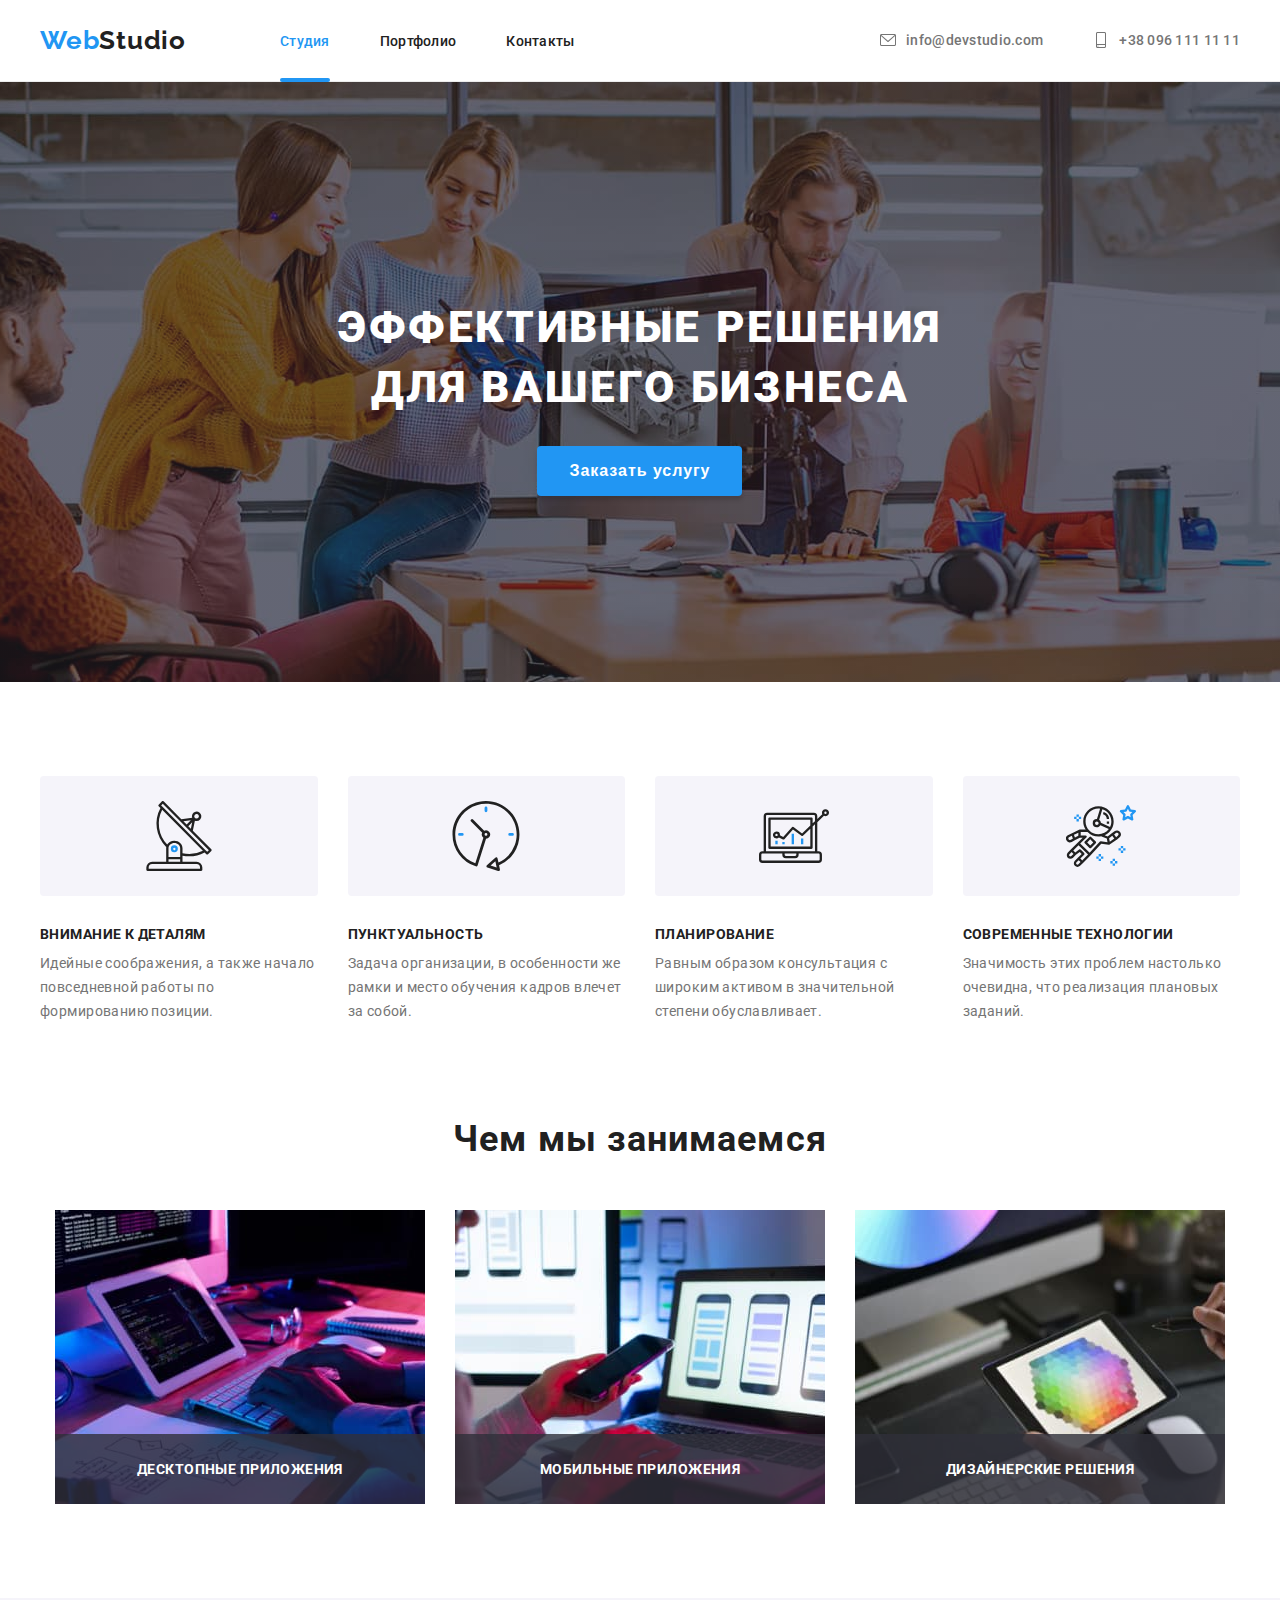
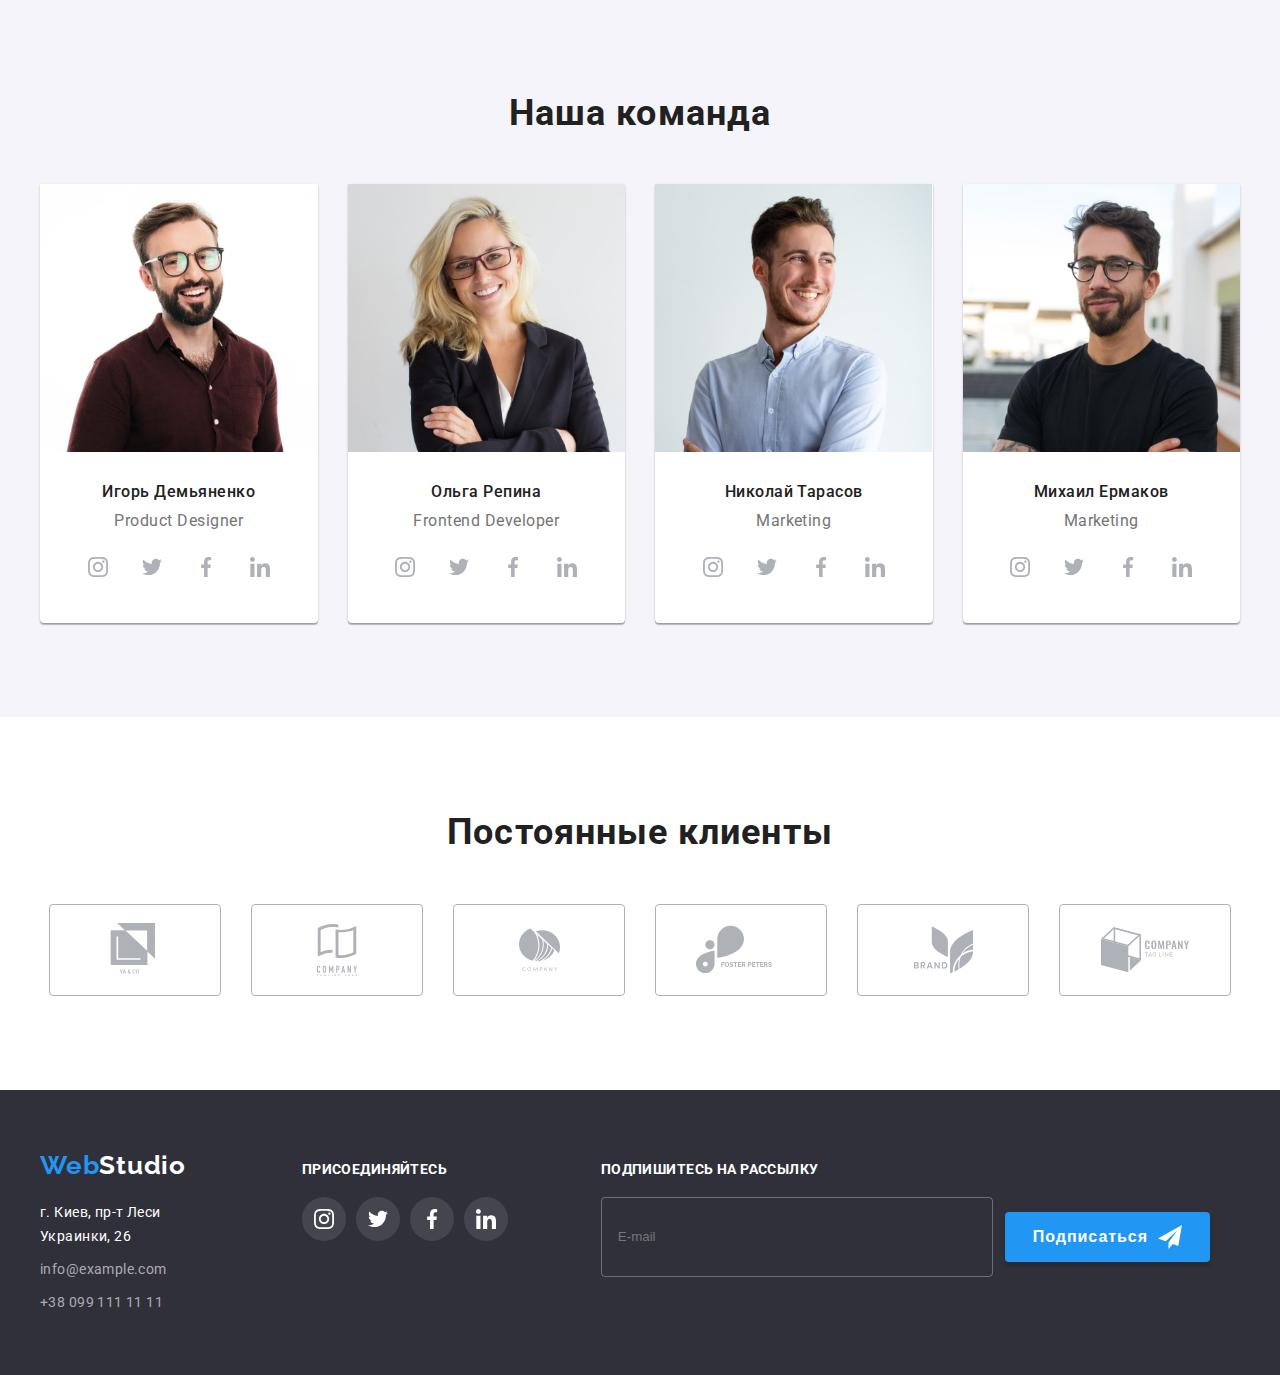
<file: index.html>
<!DOCTYPE html>
<html lang="ru">

<head>
    <meta charset="UTF-8" />
    <meta name="viewport" content="width=device-width, initial-scale=1.0" />
    <title>WebStudio</title>
    <!-- <script src="./js/script.js"></script> -->
    <link rel="stylesheet" href="https://cdnjs.cloudflare.com/ajax/libs/modern-normalize/0.2.0/modern-normalize.min.css" integrity="sha512-sqIVMkf5f8XGYI/UZYGs7wODxlUeoj9JknataPfUwtvrSKWMHrMXGZ7Evb6nabFYJQG15vFFyALe6r0nWCD1Ug==" crossorigin="anonymous" />
    <!-- <link rel="stylesheet" href="./css/normalize.css" /> -->
    <link rel="preconnect" href="https://fonts.gstatic.com" />
    <link href="https://fonts.googleapis.com/css2?family=Open+Sans:wght@400;600&family=Raleway:wght@100;300;400;600;700&family=Roboto:wght@400;500;700;900&display=swap" rel="stylesheet" />
    <link rel="preconnect" href="https://fonts.gstatic.com" />
    <link href="https://fonts.googleapis.com/css2?family=Open+Sans:wght@400;600&family=Raleway:wght@100;300;400;600;700&display=swap" rel="stylesheet" />
    <link rel="stylesheet" href="./css/common.css" />
    <link rel="stylesheet" href="./css/main.css" />
</head>

<body>
    <header class="page-header">
        <div class="header-container">
            <!-- Навигация -->
            <nav class="site-nav">
                <a href="./index.html" class="logo">
                        Web<span class="logo-header">Studio</span>
                    </a>
                <ul class="nav-list">
                    <li>
                        <a href="./index.html" class="link current">Cтудия</a
                            >
                        </li>
                        <li>
                            <a href="./portfolio.html" class="link">
                                Портфолио</a
                            >
                        </li>
                        <li>
                            <a href="#contacts" class="link">Контакты</a>
                    </li>
                </ul>
            </nav>
            <!-- Контакты -->
            <ul class="contacts-list">
                <li>
                    <a href="mailto:info@devstudio.com" class="link">
                        <svg class="contact-link-icon">
                                <use href="./sprite.svg#mail"></use>
                            </svg> info@devstudio.com
                    </a>
                </li>
                <li>
                    <a href="tel:+380961111111" class="link">
                        <svg class="contact-link-icon">
                                <use href="./sprite.svg#smartphone"></use>
                            </svg> +38 096 111 11 11
                    </a>
                </li>
            </ul>
        </div>
    </header>

    <main>
        <!-- Герой -->
        <div class="hero-overlay">
            <section class="hero">
                <div class="hero-container">
                    <div class="hero-title">
                        <h1 class="hero-title">
                            Эффективные решения <br /> для вашего бизнеса
                        </h1>
                    </div>

                    <button class="btn-primary" type="button" data-modal-open="">
                            Заказать услугу
                        </button>
                </div>
            </section>
        </div>

        <!-- Особенности -->
        <section class="section features">
            <div class="features-container">
                <h2 class="section-title hidden-title">Особенности</h2>
                <ul class="features-list">
                    <li class="item antenna">
                        <h3 class="list-title">Внимание к деталям</h3>
                        <p class="text">
                            Идейные соображения, а также начало повседневной работы по формированию позиции.
                        </p>
                    </li>

                    <li class="item clock">
                        <h3 class="list-title">Пунктуальность</h3>
                        <p class="text">
                            Задача организации, в особенности же рамки и место обучения кадров влечет за собой.
                        </p>
                    </li>

                    <li class="item diagram">
                        <h3 class="list-title">Планирование</h3>
                        <p class="text">
                            Равным образом консультация с широким активом в значительной степени обуславливает.
                        </p>
                    </li>

                    <li class="item astronaut">
                        <h3 class="list-title">Современные технологии</h3>
                        <p class="text">
                            Значимость этих проблем настолько очевидна, что реализация плановых заданий.
                        </p>
                    </li>
                </ul>
            </div>
        </section>

        <!-- Чем мы занимаемся -->
        <section class="section about">
            <div class="about-container">
                <h2 class="section-title">Чем мы занимаемся</h2>
                <ul class="about-list">
                    <li class="item">
                        <div class="about-thumb">
                            <img src="./img/box-1.jpg" alt="img1" width="370" />
                            <div class="about-overlay">
                                <h3 class="about-overlay-title">
                                    Десктопные приложения
                                </h3>
                            </div>
                        </div>
                    </li>

                    <li class="item">
                        <div class="about-thumb">
                            <img src="./img/box-2.jpg" alt="img2" width="370" />
                            <div class="about-overlay">
                                <h3 class="about-overlay-title">
                                    Мобильные приложения
                                </h3>
                            </div>
                        </div>
                    </li>

                    <li class="item">
                        <div class="about-thumb">
                            <img src="./img/box-3.jpg" alt="img3" width="370" />
                            <div class="about-overlay">
                                <h3 class="about-overlay-title">
                                    Дизайнерские решения
                                </h3>
                            </div>
                        </div>
                    </li>
                </ul>
            </div>
        </section>

        <!-- Наша команда -->
        <section class="section team">
            <div class="team-container">
                <h2 class="section-title">Наша команда</h2>
                <ul class="team-list">
                    <li class="item">
                        <img src="./img/img1.jpg" alt="Портрет Игоря Демьяненко" />
                        <h3 class="list-title">Игорь Демьяненко</h3>
                        <p>Product Designer</p>
                        <ul class="social-link-list">
                            <li class="item">
                                <a href="#" class="social-link">
                                    <svg class="social-link-icon">
                                            <use
                                                href="./sprite.svg#instagram"
                                            ></use>
                                        </svg>
                                </a>
                            </li>
                            <li class="item">
                                <a href="" class="social-link">
                                    <svg class="social-link-icon">
                                            <use
                                                href="./sprite.svg#twitter"
                                            ></use>
                                        </svg>
                                </a>
                            </li>
                            <li class="item">
                                <a href="" class="social-link">
                                    <svg class="social-link-icon">
                                            <use
                                                href="./sprite.svg#facebook"
                                            ></use>
                                        </svg>
                                </a>
                            </li>
                            <li class="item">
                                <a href="" class="social-link">
                                    <svg class="social-link-icon">
                                            <use
                                                href="./sprite.svg#linkedin"
                                            ></use>
                                        </svg>
                                </a>
                            </li>
                        </ul>
                    </li>

                    <li class="item">
                        <img src="./img/img2.jpg" alt="Портрет Ольги Репиной" />
                        <h3 class="list-title">Ольга Репина</h3>
                        <p>Frontend Developer</p>
                        <ul class="social-link-list">
                            <li class="item">
                                <a href="#" class="social-link">
                                    <svg class="social-link-icon">
                                            <use
                                                href="./sprite.svg#instagram"
                                            ></use>
                                        </svg>
                                </a>
                            </li>
                            <li class="item">
                                <a href="" class="social-link">
                                    <svg class="social-link-icon">
                                            <use
                                                href="./sprite.svg#twitter"
                                            ></use>
                                        </svg>
                                </a>
                            </li>
                            <li class="item">
                                <a href="" class="social-link">
                                    <svg class="social-link-icon">
                                            <use
                                                href="./sprite.svg#facebook"
                                            ></use>
                                        </svg>
                                </a>
                            </li>
                            <li class="item">
                                <a href="" class="social-link">
                                    <svg class="social-link-icon">
                                            <use
                                                href="./sprite.svg#linkedin"
                                            ></use>
                                        </svg>
                                </a>
                            </li>
                        </ul>
                    </li>

                    <li class="item">
                        <img src="./img/img3.jpg" alt="Портрет Николая Тарасова" />
                        <h3 class="list-title">Николай Тарасов</h3>
                        <p>Marketing</p>
                        <ul class="social-link-list">
                            <li class="item">
                                <a href="#" class="social-link">
                                    <svg class="social-link-icon">
                                            <use
                                                href="./sprite.svg#instagram"
                                            ></use>
                                        </svg>
                                </a>
                            </li>
                            <li class="item">
                                <a href="" class="social-link">
                                    <svg class="social-link-icon">
                                            <use
                                                href="./sprite.svg#twitter"
                                            ></use>
                                        </svg>
                                </a>
                            </li>
                            <li class="item">
                                <a href="" class="social-link">
                                    <svg class="social-link-icon">
                                            <use
                                                href="./sprite.svg#facebook"
                                            ></use>
                                        </svg>
                                </a>
                            </li>
                            <li class="item">
                                <a href="" class="social-link">
                                    <svg class="social-link-icon">
                                            <use
                                                href="./sprite.svg#linkedin"
                                            ></use>
                                        </svg>
                                </a>
                            </li>
                        </ul>
                    </li>

                    <li class="item">
                        <img src="./img/img4.jpg" alt="Портрет Михаила Ермакова" />
                        <h3 class="list-title">Михаил Ермаков</h3>
                        <p>Marketing</p>
                        <ul class="social-link-list">
                            <li class="item">
                                <a href="#" class="social-link">
                                    <svg class="social-link-icon">
                                            <use
                                                href="./sprite.svg#instagram"
                                            ></use>
                                        </svg>
                                </a>
                            </li>
                            <li class="item">
                                <a href="" class="social-link">
                                    <svg class="social-link-icon">
                                            <use
                                                href="./sprite.svg#twitter"
                                            ></use>
                                        </svg>
                                </a>
                            </li>
                            <li class="item">
                                <a href="" class="social-link">
                                    <svg class="social-link-icon">
                                            <use
                                                href="./sprite.svg#facebook"
                                            ></use>
                                        </svg>
                                </a>
                            </li>
                            <li class="item">
                                <a href="" class="social-link">
                                    <svg class="social-link-icon">
                                            <use
                                                href="./sprite.svg#linkedin"
                                            ></use>
                                        </svg>
                                </a>
                            </li>
                        </ul>
                    </li>
                </ul>
            </div>
        </section>
        <!-- Постоянные клиенты -->
        <section class="section clients">
            <div class="clients-container">
                <h2 class="section-title">Постоянные клиенты</h2>
                <ul class="clients-list">
                    <li class="item">
                        <a href="" class="client-link">
                            <svg class="client-logo-icon" width="54px">
                                    <use href="./sprite.svg#logo-1"></use>
                                </svg>
                        </a>
                    </li>
                    <li class="item">
                        <a href="" class="client-link">
                            <svg class="client-logo-icon" width="52px">
                                    <use href="./sprite.svg#logo-2"></use>
                                </svg>
                        </a>
                    </li>
                    <li class="item">
                        <a href="" class="client-link">
                            <svg class="client-logo-icon" width="43px">
                                    <use href="./sprite.svg#logo-3"></use>
                                </svg>
                        </a>
                    </li>
                    <li class="item">
                        <a href="" class="client-link">
                            <svg class="client-logo-icon" width="94px">
                                    <use href="./sprite.svg#logo-4"></use>
                                </svg>
                        </a>
                    </li>
                    <li class="item">
                        <a href="" class="client-link">
                            <svg class="client-logo-icon" width="59px">
                                    <use href="./sprite.svg#logo-5"></use>
                                </svg>
                        </a>
                    </li>
                    <li class="item">
                        <a href="" class="client-link">
                            <svg class="client-logo-icon" width="88.5px">
                                    <use href="./sprite.svg#logo-6"></use>
                                </svg>
                        </a>
                    </li>
                </ul>
            </div>
        </section>
    </main>

    <!-- === FOOTER === -->

    <footer class="footer">
        <div class="footer-container">
            <div class="footer-decor-container">
                <!-- FOOTER ADRESS CONTAINER -->
                <div class="footer-adress-container">
                    <a href="./index.html" class="logo">
                            Web<span class="logo-footer">Studio</span>
                        </a>
                    <adress class="adress">
                        <a href="https://goo.gl/maps/UhhwCVumLmPJmTvy5" class="link adress">
                                г. Киев, пр-т Леси Украинки, 26</a
                            >
                            <p>
                                <a href="mailto:info@example.com"
                                    >info@example.com</a
                                >
                            </p>
                            <p>
                                <a href="tel:+380991111111"
                                    >+38 099 111 11 11</a
                                >
                            </p>
                        </adress>
                    </div>
                    <!-- FOOTER SOCIAL LINKS  -->
                    <div class="social-footer">
                        <h3 class="social footer-title">Присоединяйтесь</h3>
                        <ul class="social-link-list">
                            <li class="item">
                                <a href="#" class="footer-social-link">
                                    <svg class="footer-social-link-icon">
                                        <use
                                            href="./sprite.svg#instagram"
                                        ></use>
                                    </svg>
                                </a>
                        </li>
                        <li class="item">
                            <a href="" class="footer-social-link">
                                <svg class="footer-social-link-icon">
                                        <use href="./sprite.svg#twitter"></use>
                                    </svg>
                            </a>
                        </li>
                        <li class="item">
                            <a href="" class="footer-social-link">
                                <svg class="footer-social-link-icon">
                                        <use href="./sprite.svg#facebook"></use>
                                    </svg>
                            </a>
                        </li>
                        <li class="item">
                            <a href="" class="footer-social-link">
                                <svg class="footer-social-link-icon">
                                        <use href="./sprite.svg#linkedin"></use>
                                    </svg>
                            </a>
                        </li>
                        </ul>
                </div>
                <!-- SUBSCRIPTION -->
                <div class="footer-subscribtion">
                    <b class="footer-title subscription">
                            Подпишитесь на рассылку
                        </b>
                    <form class="form footer-subscribtion-form">
                        <input class="footer-subscribtion-input" placeholder="E-mail" type="email" name="email" id="email" />

                        <button class="btn-primary footer-btn" type="submit">
                                <div class="btn-box">
                                    <span> Подписаться </span>
                                    <svg
                                        class="button-footer-icon"
                                        width="24px"
                                        height="24px"
                                    >
                                        <use
                                            href="./sprite.svg#icon-send"
                                        ></use>
                                    </svg>
                                </div>
                            </button>
                    </form>
                </div>
            </div>
        </div>
    </footer>

    <!-- === MODAL === -->

    <div class="backdrop is-hidden" data-modal>
        <div class="modal">
            <button class="button-modal-close" type="button" data-modal-close>
                    <svg class="button-modal-close-svg">
                        <use href="./sprite.svg#close"></use>
                    </svg>
                </button>

            <!-- === FORM === -->

            <form class="form">
                <div class="form-group" role="group" aria-labelby="contact-details-head">
                    <p class="contact-details-head">
                        Оставьте свои данные, мы вам перезвоним
                    </p>

                    <label class="modal-label">
                            <p class="modal-label-name">Имя</p>
                            <input
                                class="modal-input"
                                type="text"
                                name="username"
                                id="username"
                            />
                            <svg
                                class="modal-icon username"
                                width="18px"
                                height="18px"
                            >
                                <use href="./sprite.svg#person"></use>
                            </svg>
                        </label>

                    <label class="modal-label">
                            <p class="modal-label-name">Телефон</p>
                            <input
                                class="modal-input"
                                type="tel"
                                name="phone"
                                id="phone"
                            />
                            <svg
                                class="modal-icon phone"
                                width="18px"
                                height="18px"
                            >
                                <use href="./sprite.svg#phone"></use>
                            </svg>
                        </label>

                    <label for="email" class="modal-label">
                            <p class="modal-label-name">Почта</p>
                            <input
                                class="modal-input"
                                type="email"
                                name="email"
                                id="email"
                            />
                            <svg
                                class="modal-icon email"
                                width="18px"
                                height="18px"
                            >
                                <use href="./sprite.svg#email"></use>
                            </svg>
                        </label>

                    <label class="modal-label comment">
                            <p class="modal-label-name">Комментарий</p>
                            <textarea
                                class="modal-textarea"
                                name="comment"
                                rows="5"
                                placeholder="Введите текст"
                            ></textarea>
                        </label>
                </div>

                <label class="modal-label checkbox">
                        <input
                            class="modal-checkbox-input visually-hidden"
                            type="checkbox"
                        />
                        <div class="modal-checkbox-icon"></div>

                        <p class="modal-checkbox-text">
                            Соглашаюсь с рассылкой и принимаю
                            <a href="./portfolio.html">Условия договора</a>
                        </p>
                    </label>

                <button type="submit" class="btn-primary modal-btn">
                        Отправить
                    </button>
            </form>
        </div>
    </div>
    <script src="./js/modal.js"></script>
    <script src="./js/script.js"></script>
</body>

</html>
</file>
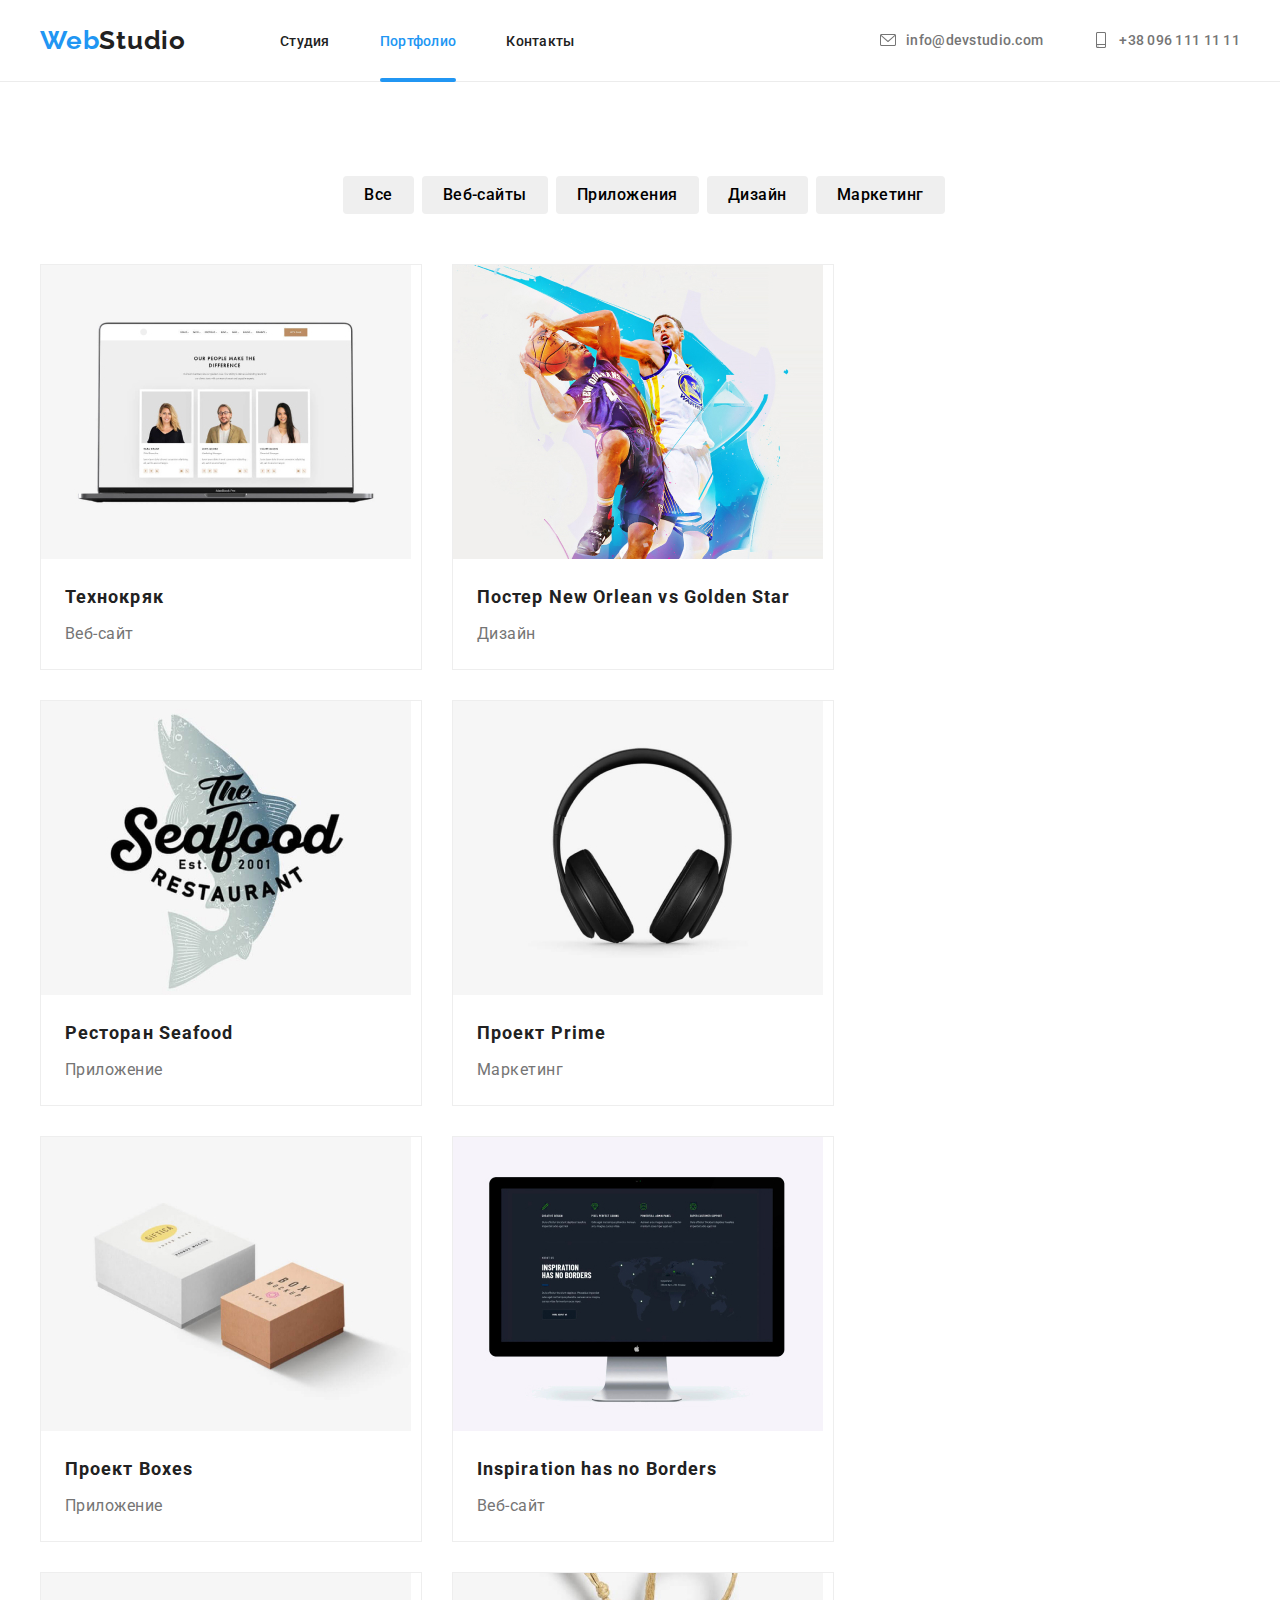
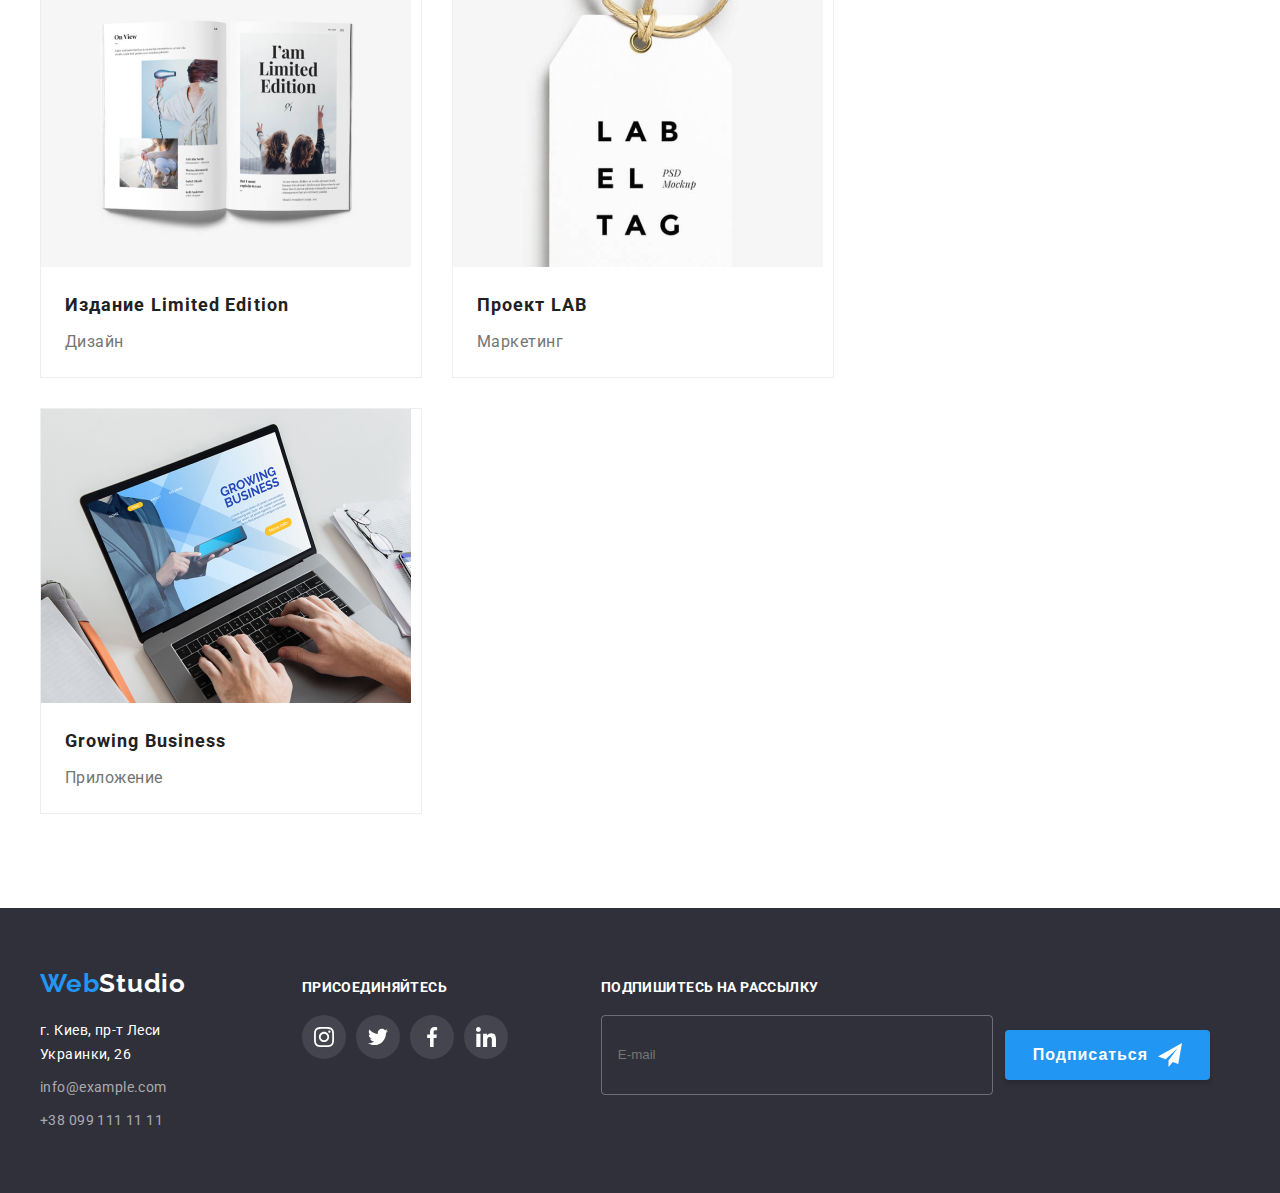
<file: portfolio.html>
<!DOCTYPE html>
<html lang="ru">

<head>
    <meta charset="UTF-8" />
    <meta name="viewport" content="width=device-width, initial-scale=1.0" />
    <title>Portfolio</title>
    <!-- <script src="./js/script.js"></script> -->
    <link rel="stylesheet" href="https://cdnjs.cloudflare.com/ajax/libs/modern-normalize/0.2.0/modern-normalize.min.css" integrity="sha512-sqIVMkf5f8XGYI/UZYGs7wODxlUeoj9JknataPfUwtvrSKWMHrMXGZ7Evb6nabFYJQG15vFFyALe6r0nWCD1Ug==" crossorigin="anonymous" />
    <!-- <link rel="stylesheet" href="./css/normalize.css" /> -->
    <link rel="preconnect" href="https://fonts.gstatic.com" />
    <link href="https://fonts.googleapis.com/css2?family=Open+Sans:wght@400;600&family=Raleway:wght@100;300;400;600;700&family=Roboto:wght@400;500;700;900&display=swap" rel="stylesheet" />
    <link rel="preconnect" href="https://fonts.gstatic.com" />
    <link href="https://fonts.googleapis.com/css2?family=Open+Sans:wght@400;600&family=Raleway:wght@100;300;400;600;700&display=swap" rel="stylesheet" />
    <link rel="stylesheet" href="./css/common.css" />
    <link rel="stylesheet" href="./css/portfolio.css" />
</head>

<body>
    <header class="page-header">
        <div class="header-container">
            <!-- Навигация -->
            <nav class="site-nav">
                <a href="./index.html" class="logo">
                        Web<span class="logo-header">Studio</span>
                    </a>
                <ul class="nav-list">
                    <li>
                        <a href="./index.html" class="link">Cтудия</a>
                    </li>
                    <li>
                        <a href="./portfolio.html" class="link current">Портфолио</a
                            >
                        </li>
                        <li>
                            <a href="#contacts" class="link">Контакты</a>
                    </li>
                </ul>
            </nav>
            <!-- Контакты -->
            <ul class="contacts-list">
                <li>
                    <a href="mailto:info@devstudio.com" class="link">
                        <svg class="contact-link-icon">
                                <use href="./sprite.svg#mail"></use>
                            </svg> info@devstudio.com
                    </a>
                </li>
                <li>
                    <a href="tel:+380961111111" class="link">
                        <svg class="contact-link-icon">
                                <use href="./sprite.svg#smartphone"></use>
                            </svg> +38 096 111 11 11
                    </a>
                </li>
            </ul>
        </div>
    </header>

    <main>
        <section class="section portfolio">
            <div class="portfolio-container">
                <h1 class="title hidden-title">Портфолио</h1>
                <ul class="btn-list">
                    <li><button type="button">Все</button></li>
                    <li><button type="button">Веб-сайты</button></li>
                    <li><button type="button">Приложения</button></li>
                    <li><button type="button">Дизайн</button></li>
                    <li><button type="button">Маркетинг</button></li>
                </ul>

                <ul class="portfolio-list">
                    <li class="item">
                        <a href="" class="card-link">
                            <div class="portfolio-thumb">
                                <img src="./img/portfolio-img/portf-1.jpg" alt="Mac Book" />
                                <div class="overlay">
                                    <p class="overlay-text">
                                        Технокряк это современная площадка распространения коронавируса. Компании используют эту платформу для цифрового шпионажа и атак на защищённые сервера конкурентов.
                                    </p>
                                </div>
                            </div>
                            <div class="portfolio-list-text">
                                <h2 class="list-title">Технокряк</h2>
                                <p>Веб-сайт</p>
                            </div>
                        </a>
                    </li>
                    <li class="item">
                        <a href="" class="card-link">
                            <div class="portfolio-thumb">
                                <img src="./img/portfolio-img/portf-2.jpg" alt="Два баскетболиста" />
                                <div class="overlay">
                                    <p class="overlay-text">
                                        Технокряк это современная площадка распространения коронавируса. Компании используют эту платформу для цифрового шпионажа и атак на защищённые сервера конкурентов.
                                    </p>
                                </div>
                            </div>
                            <div class="portfolio-list-text">
                                <h2 class="list-title">
                                    Постер New Orlean vs Golden Star
                                </h2>
                                <p>Дизайн</p>
                            </div>
                        </a>
                    </li>
                    <li class="item">
                        <a href="" class="card-link">
                            <div class="portfolio-thumb">
                                <img src="./img/portfolio-img/portf-3.jpg" alt="логотип Seafood" />
                                <div class="overlay">
                                    <p class="overlay-text">
                                        Технокряк это современная площадка распространения коронавируса. Компании используют эту платформу для цифрового шпионажа и атак на защищённые сервера конкурентов.
                                    </p>
                                </div>
                            </div>
                            <div class="portfolio-list-text">
                                <h2 class="list-title">Ресторан Seafood</h2>
                                <p>Приложение</p>
                            </div>
                        </a>
                    </li>
                    <li class="item">
                        <a href="" class="card-link">
                            <div class="portfolio-thumb">
                                <img src="./img/portfolio-img/portf-4.jpg" alt="Наушники" />
                                <div class="overlay">
                                    <p class="overlay-text">
                                        Технокряк это современная площадка распространения коронавируса. Компании используют эту платформу для цифрового шпионажа и атак на защищённые сервера конкурентов.
                                    </p>
                                </div>
                            </div>
                            <div class="portfolio-list-text">
                                <h2 class="list-title">Проект Prime</h2>
                                <p>Маркетинг</p>
                            </div>
                        </a>
                    </li>
                    <li class="item">
                        <a href="" class="card-link">
                            <div class="portfolio-thumb">
                                <img src="./img/portfolio-img/portf-5.jpg" alt="Две коробки" />
                                <div class="overlay">
                                    <p class="overlay-text">
                                        Технокряк это современная площадка распространения коронавируса. Компании используют эту платформу для цифрового шпионажа и атак на защищённые сервера конкурентов.
                                    </p>
                                </div>
                            </div>
                            <div class="portfolio-list-text">
                                <h2 class="list-title">Проект Boxes</h2>
                                <p>Приложение</p>
                            </div>
                        </a>
                    </li>
                    <li class="item">
                        <a href="" class="card-link">
                            <div class="portfolio-thumb">
                                <img src="./img/portfolio-img/portf-6.jpg" alt="iMac" />
                                <div class="overlay">
                                    <p class="overlay-text">
                                        Технокряк это современная площадка распространения коронавируса. Компании используют эту платформу для цифрового шпионажа и атак на защищённые сервера конкурентов.
                                    </p>
                                </div>
                            </div>
                            <div class="portfolio-list-text">
                                <h2 class="list-title">
                                    Inspiration has no Borders
                                </h2>
                                <p>Веб-сайт</p>
                            </div>
                        </a>
                    </li>
                    <li class="item">
                        <a href="" class="card-link">
                            <div class="portfolio-thumb">
                                <img src="./img/portfolio-img/portf-7.jpg" alt="Книга" />
                                <div class="overlay">
                                    <p class="overlay-text">
                                        Технокряк это современная площадка распространения коронавируса. Компании используют эту платформу для цифрового шпионажа и атак на защищённые сервера конкурентов.
                                    </p>
                                </div>
                            </div>
                            <div class="portfolio-list-text">
                                <h2 class="list-title">
                                    Издание Limited Edition
                                </h2>
                                <p>Дизайн</p>
                            </div>
                        </a>
                    </li>
                    <li class="item">
                        <a href="" class="card-link">
                            <div class="portfolio-thumb">
                                <img src="./img/portfolio-img/portf-8.jpg" alt="Бирка" />
                                <div class="overlay">
                                    <p class="overlay-text">
                                        Технокряк это современная площадка распространения коронавируса. Компании используют эту платформу для цифрового шпионажа и атак на защищённые сервера конкурентов.
                                    </p>
                                </div>
                            </div>
                            <div class="portfolio-list-text">
                                <h2 class="list-title">Проект LAB</h2>
                                <p>Маркетинг</p>
                            </div>
                        </a>
                    </li>
                    <li class="item">
                        <a href="" class="card-link">
                            <div class="portfolio-thumb">
                                <img src="./img/portfolio-img/portf-9.jpg" alt="Работа на MacBook" />
                                <div class="overlay">
                                    <p class="overlay-text">
                                        Технокряк это современная площадка распространения коронавируса. Компании используют эту платформу для цифрового шпионажа и атак на защищённые сервера конкурентов.
                                    </p>
                                </div>
                            </div>
                            <div class="portfolio-list-text">
                                <h2 class="list-title">Growing Business</h2>
                                <p>Приложение</p>
                            </div>
                        </a>
                    </li>
                </ul>
            </div>
        </section>
    </main>
    <!-- === FOOTER === -->

    <footer class="footer">
        <div class="footer-container">
            <div class="footer-decor-container">
                <div class="footer-adress-container">
                    <a href="./index.html" class="logo">
                            Web<span class="logo-footer">Studio</span>
                        </a>
                    <adress class="adress">
                        <a href="https://goo.gl/maps/UhhwCVumLmPJmTvy5" class="link adress">
                                г. Киев, пр-т Леси Украинки, 26</a
                            >
                            <p>
                                <a href="mailto:info@example.com"
                                    >info@example.com</a
                                >
                            </p>
                            <p>
                                <a href="tel:+380991111111"
                                    >+38 099 111 11 11</a
                                >
                            </p>
                        </adress>
                    </div>
                    <!-- FOOTER SOCIAL LINKS  -->
                    <div class="social-footer">
                        <h3 class="social footer-title">Присоединяйтесь</h3>
                        <ul class="social-link-list">
                            <li class="item">
                                <a href="#" class="footer-social-link">
                                    <svg class="footer-social-link-icon">
                                        <use
                                            href="./sprite.svg#instagram"
                                        ></use>
                                    </svg>
                                </a>
                        </li>
                        <li class="item">
                            <a href="" class="footer-social-link">
                                <svg class="footer-social-link-icon">
                                        <use href="./sprite.svg#twitter"></use>
                                    </svg>
                            </a>
                        </li>
                        <li class="item">
                            <a href="" class="footer-social-link">
                                <svg class="footer-social-link-icon">
                                        <use href="./sprite.svg#facebook"></use>
                                    </svg>
                            </a>
                        </li>
                        <li class="item">
                            <a href="" class="footer-social-link">
                                <svg class="footer-social-link-icon">
                                        <use href="./sprite.svg#linkedin"></use>
                                    </svg>
                            </a>
                        </li>
                        </ul>
                </div>
                <!-- SUBSCRIPTION -->
                <div class="footer-subscribtion">
                    <b class="footer-title subscription">
                            Подпишитесь на рассылку
                        </b>
                    <form class="form footer-subscribtion-form">
                        <input class="footer-subscribtion-input" placeholder="E-mail" type="email" name="email" id="email" />

                        <button class="btn-primary footer-btn" type="submit">
                                <div class="btn-box">
                                    <span> Подписаться </span>
                                    <svg
                                        class="button-footer-icon"
                                        width="24px"
                                        height="24px"
                                    >
                                        <use
                                            href="./sprite.svg#icon-send"
                                        ></use>
                                    </svg>
                                </div>
                            </button>
                    </form>
                </div>
            </div>
        </div>
    </footer>
    <script src="./js/script.js"></script>
</body>

</html>
</file>
<file: css/common.css>
:root {
    --primary-text-color: #757575;
    --color-lightgrey: rgba(255, 255, 255, 0.6);
    --title-text-color: #212121;
    --accent-color: #2196f3;
    --primary-btn-accent: #188ce8;
    --primary-black: #212121;
    --primary-white: #ffffff;
    --primary-background: #2f303a;
    --primary-background-opacity40: rgba(47, 48, 58, 0.4);
    --secondary-background: #f5f4fa;
    --primary-icon-color: #afb1b8;
    --modal-form-sec-col: rgba(33, 33, 33, 0.2);
    --cont-width: 1200px;
    --set-gap: 30px;
    --primary-cubic-bezier: cubic-bezier(0.4, 0, 0.2, 1);
    --primary-trans-time: 250ms;
}

body {
    font-family: 'Roboto', sans-serif;
    background: var(--primary-white);
    margin: 0;
    padding: 0;
}


/* h1, */

h2,
h3,
h4,
h5,
h6,
ul {
    padding: 0;
    margin: 0;
}

p {
    margin-block-start: 0;
    margin-block-end: 0;
}

button {
    margin: 0;
    padding: 0;
    border: none;
}

button:active,
button:focus {
    outline: none !important;
}

img {
    display: block;
    max-width: 100%;
    height: auto;
}

li {
    list-style: none;
    margin: 0;
    padding: 0;
}

a {
    text-decoration: none;
    margin: 0;
    padding: 0;
}

address {
    font-style: normal;
}

.visually-hidden {
    position: absolute;
    width: 1px;
    height: 1px;
    margin: -1px;
    border: 0;
    padding: 0;
    white-space: nowrap;
    clip-path: inset(100%);
    clip: rect(0 0 0 0);
    overflow: hidden;
}


/* !=== Header ===! */


/* Header container */

.header-container {
    width: var(--cont-width);
    margin-left: auto;
    margin-right: auto;
    display: flex;
    justify-content: space-between;
    padding: 0 15px;
}

.page-header {
    background-color: var(--primary-white);
    position: fixed;
    z-index: 3;
    width: 100%;
    top: 0;
    left: 0;
    min-height: 80px;
    border-bottom: 0.025em solid #ececec;
    box-sizing: border-box;
}


/* Site Navigation */

.site-nav {
    display: flex;
    align-items: center;
}


/* Logo */

.logo-header {
    color: var(--title-text-color);
}

.logo {
    color: var(--accent-color);
    font-family: 'Raleway', sans-serif;
    font-weight: 700;
    font-style: normal;
    font-size: 26px;
    line-height: 1.192;
    letter-spacing: 0.03em;
    margin-right: 94px;
    padding-top: 25px;
    padding-bottom: 25px;
}

.footer .logo {
    margin: 0;
    padding: 0;
    margin-bottom: 20px;
}


/* Navigation list */

.nav-list {
    display: flex;
}

.nav-list .link.current {
    color: var(--accent-color);
}

.nav-list .link {
    position: relative;
    display: inline-block;
    padding-top: 30px;
    padding-bottom: 30px;
    color: var(--title-text-color);
    font-weight: 500;
    font-size: 14px;
    line-height: 1.142;
    letter-spacing: 0.02em;
    transition: var(--primary-trans-time) var(--primary-cubic-bezier);
}

.nav-list .link::after {
    display: block;
    position: absolute;
    top: 100%;
    content: '';
    height: 4px;
    width: 100%;
    background-color: var(--accent-color);
    border-radius: 2px;
    transform: scaleX(0);
    transition: var(--primary-trans-time) transform ease-in-out;
}

.nav-list li:not(:first-child) {
    margin-left: 50px;
}

.nav-list .link:hover,
.nav-list .link:focus {
    color: var(--accent-color);
}

.nav-list .link:hover::after,
.nav-list .link:focus::after {
    transform: scaleX(1);
}

.link.current::after {
    display: block;
    content: '';
    height: 4px;
    width: 100%;
    background-color: var(--accent-color);
    border-radius: 2px;
    transform: scaleX(1);
}


/* contacts */

.contacts-list {
    display: flex;
    align-items: center;
}

.contacts-list .link {
    display: inline-flex;
    justify-content: center;
    align-items: center;
    color: var(--primary-text-color);
    font-weight: 500;
    font-size: 14px;
    line-height: 1.142;
    letter-spacing: 0.02em;
    padding-top: 25px;
    padding-bottom: 25px;
    transition: var(--primary-trans-time) var(--primary-cubic-bezier);
}

.contacts-list li:not(:first-child) {
    margin-left: 50px;
}

.contacts-list .link:hover,
.contacts-list .link:focus {
    color: var(--accent-color);
    transform: scale(1.025);
}

.contact-link-icon {
    display: inline-flex;
    height: 16px;
    width: 16px;
    fill: currentColor;
    margin-right: 10px;
}

.section {
    color: var(--primary-text-color);
}

.section-title,
.title,
.list-title {
    color: var(--title-text-color);
}

.list-title {
    font-size: 18px;
    line-height: 2;
    letter-spacing: 0.06em;
}


/* !=== Footer ===! */

.footer {
    align-items: left;
    padding: 60px 0;
    background-color: var(--primary-background);
}

.footer-decor-container {
    display: flex;
    align-items: baseline;
    justify-content: space-between;
    max-width: 1170px;
}

.footer-container {
    max-width: var(--cont-width);
    margin-left: auto;
    margin-right: auto;
    display: flex;
    flex-direction: column;
    padding: 0 15px;
}

.footer .adress {
    color: var(--primary-white);
}

.link.adress:hover {
    color: var(--primary-text-color);
}

.logo-footer {
    color: var(--primary-white);
    font-family: 'Raleway', sans-serif;
    font-weight: 700;
    font-style: normal;
    font-size: 26px;
    line-height: 1.192;
    letter-spacing: 0.03em;
    margin-top: 60px;
    margin-bottom: 20px;
}

.footer .logo {
    width: fit-content;
}

.adress a {
    color: var(--color-lightgrey);
    font-style: normal;
    font-weight: 400;
    font-size: 14px;
    line-height: 1.714;
    letter-spacing: 0.03em;
    transition: var(--primary-trans-time) var(--primary-cubic-bezier);
}

.footer-adress-container {
    display: flex;
    flex-direction: column;
    flex-wrap: wrap;
}

.adress a:hover {
    color: var(--primary-white);
}

.adress p {
    margin: 9px 0;
}

.adress p:last-child {
    margin-bottom: 0;
}

.footer-title {
    color: var(--primary-white);
    font-weight: bold;
    font-size: 14px;
    line-height: 1.142;
    letter-spacing: 0.03em;
    text-transform: uppercase;
    margin-bottom: 20px;
}


/* !=== Footer Social Links ===! */

.social-footer {
    display: flex;
    flex-direction: column;
    justify-content: center;
    margin-left: 70px;
}

.footer-social-list {
    display: flex;
    margin: 0;
    padding: 0;
}

.footer-social-link {
    display: inline-flex;
    justify-content: center;
    color: var(--primary-white);
    background-color: rgba(255, 255, 255, 0.1);
    width: 44px;
    height: 44px;
    border-radius: 50%;
    transition: var(--primary-trans-time) var(--primary-cubic-bezier);
}

.footer-social-link:hover,
.footer-social-link:focus {
    background-color: var(--accent-color);
}

.footer-social-link-icon {
    width: 20px;
    height: auto;
    fill: currentColor;
}

.social-link-list {
    display: flex;
    justify-content: center;
    margin: 0;
    padding: 0;
}

.social-link {
    display: inline-flex;
    justify-content: center;
    color: var(--primary-icon-color);
    width: 44px;
    height: 44px;
    border-radius: 50%;
    transition: var(--primary-trans-time) var(--primary-cubic-bezier);
}

.social-link:hover,
.social-link:focus {
    color: var(--primary-white);
    background-color: var(--accent-color);
}

.social-link-list>.item:not(:last-child) {
    margin-right: 10px;
}

.social-link-list .item {
    box-shadow: none;
    margin-bottom: 30px;
}

.social-link-icon {
    width: 20px;
    height: auto;
    fill: currentColor;
}

.social-link-list .item:focus {
    outline: none;
}


/* !=== SUBSCRIPTION FORM FOOTER ===! */

.footer-subscribtion {
    display: flex;
    flex-direction: column;
    margin-left: 93px;
}

.form.footer-subscribtion-form {
    flex-direction: row;
}

.footer-title.subscription {
    display: inline-block;
    margin-bottom: 20px;
}

.footer-subscribtion-input {
    background-color: transparent;
    color: var(--primary-text-color);
    width: 358px;
    height: 50px;
    padding: 14px 16px;
    width: 358px;
    margin-right: 12px;
    border: 1px solid rgba(255, 255, 255, 0.3);
    border-radius: 4px;
    box-shadow: none;
}

.footer-subscribtion-input:focus {
    outline: none;
    background-color: transparent;
}

.footer-subscribtion-input:not(:placeholder-shown) {
    color: var(--primary-text-color);
    background-color: transparent;
}

.btn-box {
    display: flex;
    justify-content: center;
    align-items: center;
}

.button-footer-icon {
    margin-left: 10px;
}

.btn-primary.footer-btn {
    display: block;
    padding: 10px 28px;
}


/* !=== MODAL ===! */

.backdrop {
    position: fixed;
    z-index: 4;
    top: 0;
    left: 0;
    width: 100%;
    height: 100%;
    background-color: rgba(0, 0, 0, 0.2);
    transition: var(--primary-trans-time) var(--primary-cubic-bezier);
    transform: scaleY(1);
}

.backdrop.is-hidden {
    opacity: 0;
    pointer-events: none;
    transform: scaleY(0);
}

.modal+.backdrop.is-hidden {
    transform: translateX(0);
}

.modal+.backdrop {
    transform: translateX(1);
}

.modal {
    position: absolute;
    top: 50%;
    left: 50%;
    transform: translate(-50%, -50%);
    /*  */
    min-height: 581px;
    min-width: 528px;
    padding: 40px;
    /*  */
    background-color: var(--primary-white);
}


/* === FORM === */

form input {
    height: 40px;
    transition: color var(--primary-trans-time) var(--primary-cubic-bezier);
}

form textarea {
    height: 120px;
    transition: color var(--primary-trans-time) var(--primary-cubic-bezier);
}

.form {
    display: flex;
    flex-direction: column;
    justify-content: center;
    align-items: center;
}

.form-group {
    margin-bottom: 10px;
}

.contact-details-head {
    margin-bottom: 12px;
    font-weight: bold;
    font-size: 20px;
    line-height: 23px;
    text-align: center;
    letter-spacing: 0.03em;
}

.modal-label {
    position: relative;
    display: flex;
    flex-direction: column;
    margin-bottom: 10px;
    color: var(--title-text-color);
}

.modal-label-name {
    margin-bottom: 4px;
    font-size: 12px;
    line-height: 1.166;
    letter-spacing: 0.01em;
    color: var(--primary-text-color);
}

.modal-input {
    padding: 10px 16px;
    padding-left: 42px;
    border: 1px solid var(--modal-form-sec-col);
    border-radius: 4px;
}

.modal-input:focus {
    outline: none;
    border-color: var(--accent-color);
    color: var(--accent-color);
}

.modal-input:focus+.modal-icon {
    color: var(--accent-color);
}

.modal-icon {
    position: absolute;
    top: 50%;
    left: 12px;
    transform: translateY(-10%);
    fill: currentColor;
}


/* MODAL FORM TEXTAREA */

.modal-textarea {
    padding: 12px 16px;
    resize: none;
    border: 1px solid var(--modal-form-sec-col);
    border-radius: 4px;
}

.modal-textarea::placeholder {
    color: var(--modal-form-sec-col);
}

.modal-textarea:focus {
    outline: none;
    border-color: var(--accent-color);
    color: var(--accent-color);
}


/* MODAL FORM CHECKBOX */

.modal-label.checkbox {
    position: relative;
    display: flex;
    flex-direction: row;
    justify-content: center;
    align-items: center;
    margin-bottom: var(--set-gap);
}

.modal-checkbox-input {
    margin-right: 7px;
}

.modal-checkbox-text {
    margin-left: 17px;
    font-weight: 400;
    font-size: 14px;
    line-height: 1.714;
    letter-spacing: 0.03em;
    color: var(--primary-text-color);
}

.modal-checkbox-text a {
    color: var(--accent-color);
    text-decoration: underline;
}

.modal-checkbox-icon {
    position: absolute;
    right: 98%;
    top: 0;
    transform: translateY(1px);
    display: inline-block;
    width: 16px;
    height: 15px;
    background-image: url(../svg/checkbox1.svg);
    transition: 250ms cubic-bezier(0.4, 0, 0.2, 1);
}

.modal-checkbox-input:checked+.modal-checkbox-icon {
    background-image: url(../svg/checkbox2.svg);
}


/* MODAL BUTTON */

.btn-primary.modal-btn {
    min-width: 200px;
}

.btn-primary.modal-btn:focus,
.btn-primary.modal-btn:hover {
    background-color: var(--primary-btn-accent);
}

.button-modal-close svg {
    display: flex;
    justify-content: center;
    fill: currentColor;
    width: 18px;
    height: 18px;
    border-radius: 50%;
    transition: var(--primary-trans-time) var(--primary-cubic-bezier);
}

.button-modal-close {
    position: absolute;
    top: 8px;
    right: 8px;
    display: flex;
    justify-content: center;
    align-items: center;
    fill: currentColor;
    width: 30px;
    height: 30px;
    background-color: transparent;
    border: 1px solid rgba(0, 0, 0, 0.1);
    border-radius: 50%;
}

.button-modal-close svg {
    transition: var(--primary-trans-time) var(--primary-cubic-bezier);
}

.button-modal-close svg:hover {
    color: var(--accent-color);
    cursor: pointer;
}


/* !=== PRIMARY BUTTON ===! */

.btn-primary {
    background-color: var(--accent-color);
    color: var(--primary-white);
    min-width: 200px;
    font-style: normal;
    font-weight: bold;
    font-size: 16px;
    line-height: 1.875;
    letter-spacing: 0.06em;
    text-align: center;
    padding: 10px 32px;
    box-shadow: 0px 4px 4px rgba(0, 0, 0, 0.15);
    border-radius: 4px;
    cursor: pointer;
    transition: var(--primary-trans-time) var(--primary-cubic-bezier);
}

.btn-primary:hover .backdrop,
.btn-primary:focus .backdrop {
    transform: translateX(100%);
}

.btn-primary:hover,
.btn-primary:focus {
    background-color: var(--primary-btn-accent);
}
</file>
<file: css/main.css>
/* !=== HERO ===! */

.hero-container {
    max-width: var(--cont-width);
    margin-left: auto;
    margin-right: auto;
    display: flex;
    flex-direction: column;
    align-items: center;
    padding: 0 15px;
}

.hero-overlay {
    max-width: 1600px;
    min-height: 600px;
    margin-left: auto;
    margin-right: auto;
    background-image: linear-gradient( to right, rgba(47, 48, 58, 0.4), rgba(47, 48, 58, 0.4)), url(../img/hero.jpg);
    background-size: cover;
    background-repeat: no-repeat;
    background-position: 50% 50%;
}

.hero {
    display: flex;
    flex-direction: column;
    align-items: center;
    justify-content: center;
    min-height: 600px;
}

.hero-title {
    color: var(--primary-white);
    font-weight: 900;
    font-style: normal;
    font-size: 44px;
    line-height: 60px;
    text-align: center;
    letter-spacing: 0.06em;
    text-transform: uppercase;
}


/* !=== SECTION ===! */

.section-title {
    font-style: normal;
    font-weight: bold;
    font-size: 36px;
    line-height: 1.172;
    letter-spacing: 0.03em;
    text-align: center;
    margin-bottom: 50px;
}

.section p {
    font-style: normal;
    font-weight: normal;
    font-size: 16px;
    line-height: 1.187;
    letter-spacing: 0.03em;
}


/* !=== Features Section ===! */

.features-container {
    max-width: var(--cont-width);
    margin-left: auto;
    margin-right: auto;
    display: flex;
    flex-direction: column;
    align-items: center;
    padding: 0 15px;
}

.section.features {
    align-items: center;
    justify-content: center;
    padding: 94px 0;
}

.section-title.hidden-title {
    position: absolute;
    width: 1px;
    height: 1px;
    margin: -1px;
    border: 0;
    padding: 0;
    white-space: nowrap;
    clip-path: inset(100%);
    clip: rect(0 0 0 0);
    overflow: hidden;
}

.features-list {
    display: flex;
    margin: 0;
    margin-left: calc(-1 * var(--set-gap));
    margin-top: calc(-1 * var(--set-gap));
}

.features-list>.item {
    flex-basis: calc(100% / 4);
    margin-left: var(--set-gap);
    margin-top: var(--set-gap);
    color: var(--primary-black);
}

.features-list>.item::before {
    display: block;
    border-radius: 4px;
    margin-bottom: 30px;
    content: '';
    height: 120px;
    background-color: var(--secondary-background);
}

.features-list>.item.antenna::before {
    background-image: url(../svg/antenna\ 1.svg);
    background-size: 70px 70px;
    background-repeat: no-repeat;
    background-position: center;
}

.features-list>.item.clock::before {
    background-image: url(../svg/clock\ 1.svg);
    background-size: 70px 70px;
    background-repeat: no-repeat;
    background-position: center;
}

.features-list>.item.diagram::before {
    background-image: url(../svg/diagram\ 1.svg);
    background-size: 70px 70px;
    background-repeat: no-repeat;
    background-position: center;
}

.features-list>.item.astronaut::before {
    background-image: url(../svg/astronaut\ 1.svg);
    background-size: 70px 70px;
    background-repeat: no-repeat;
    background-position: center;
}

.features-list .list-title {
    font-style: normal;
    font-weight: bold;
    font-size: 14px;
    line-height: 1.142;
    letter-spacing: 0.03em;
    text-transform: uppercase;
    margin: 10px 0;
}

.features p {
    font-style: normal;
    font-weight: 400;
    font-size: 14px;
    line-height: 1.714;
    letter-spacing: 0.03em;
    color: var(--primary-text-color);
}


/* !=== About Section ===! */

.about-container {
    max-width: var(--cont-width);
    margin-left: auto;
    margin-right: auto;
    display: flex;
    align-items: center;
    flex-direction: column;
    padding: 0 15px;
}

.about.section {
    padding-bottom: 94px;
}

.about-list {
    display: flex;
    margin: 0;
    margin-left: calc(-1 * var(--set-gap));
    margin-top: calc(-1 * var(--set-gap));
}

.about-list>.item {
    flex-basis: calc(100% / 3);
    margin-left: var(--set-gap);
    margin-top: var(--set-gap);
}

.about-thumb {
    position: relative;
}

.about-overlay {
    position: absolute;
    display: flex;
    justify-content: center;
    align-items: center;
    min-height: 70px;
    background-color: rgba(47, 48, 58, 0.8);
    transform: translateY(-70px);
    min-width: 370px;
}

.about-overlay-title {
    text-transform: uppercase;
    color: var(--primary-white);
    font-weight: bold;
    font-size: 14px;
    line-height: 1.142;
    letter-spacing: 0.03em;
}


/* !=== Team Section ===! */

.team-container {
    width: var(--cont-width);
    margin-left: auto;
    margin-right: auto;
    display: flex;
    align-items: center;
    flex-direction: column;
    padding: 0 15px;
}

.section.team {
    background-color: var(--secondary-background);
    padding-bottom: 94px;
    padding-top: 94px;
}

.team-list {
    display: flex;
    margin: 0;
    margin-left: calc(-1 * var(--set-gap));
    margin-top: calc(-1 * var(--set-gap));
}

.team-list>.item {
    background-color: var(--primary-white);
    flex-basis: calc(100% / 4);
    margin-left: var(--set-gap);
    margin-top: var(--set-gap);
    text-align: center;
    border-radius: 0px 0px 4px 4px;
    box-shadow: 0px 1px 3px rgba(0, 0, 0, 0.12), 0px 1px 1px rgba(0, 0, 0, 0.14), 0px 2px 1px rgba(0, 0, 0, 0.2);
}

.team-list .list-title {
    font-style: normal;
    font-weight: 500;
    font-size: 16px;
    line-height: 1.187;
    letter-spacing: 0.03em;
    margin-top: 30px;
    margin-bottom: 10px;
}

.team-list p {
    margin-bottom: 16px;
}


/* !=== Clients Section ===! */

.section.clients {
    padding: 94px 0;
}

.clients-container {
    width: var(--cont-width);
    margin-left: auto;
    margin-right: auto;
    display: flex;
    align-items: center;
    flex-direction: column;
    padding: 0 15px;
}

.clients-list {
    display: flex;
    margin: 0;
    margin-left: calc(-1 * var(--set-gap));
    margin-top: calc(-1 * var(--set-gap));
}

.clients-list>.item {
    flex-basis: calc(100% / 6);
    margin-left: var(--set-gap);
    margin-top: var(--set-gap);
}

.client-link {
    display: flex;
    justify-content: center;
    align-items: center;
    width: 170px;
    height: 90px;
    color: var(--primary-icon-color);
    border: 1px solid currentColor;
    border-radius: 4px;
    transition: 250ms var(--trans-time);
}

.client-link:hover,
.client-link:focus {
    color: var(--accent-color);
}

.client-link svg {
    display: block;
    fill: currentColor;
    max-height: 90px;
}
</file>
<file: css/portfolio.css>
.title.hidden-title {
    position: absolute;
    width: 1px;
    height: 1px;
    margin: -1px;
    border: 0;
    padding: 0;
    white-space: nowrap;
    clip-path: inset(100%);
    clip: rect(0 0 0 0);
    overflow: hidden;
}


/* !=== CONTAINER ===! */

.portfolio-container {
    width: var(--cont-width);
    margin-left: auto;
    margin-right: auto;
    display: flex;
    flex-direction: column;
    justify-content: space-between;
    padding: 0 15px;
}


/* !=== Button List === */

.btn-list {
    display: flex;
    align-items: center;
    justify-content: center;
    margin-bottom: 50px;
}

.btn-list li {
    background-color: var(--primary-white);
    margin-left: 8px;
}

.btn-list button {
    border: transparent;
    border-radius: 4px;
    font-family: 'Roboto', sans-serif;
    font-weight: 500;
    font-size: 16px;
    line-height: 1.625;
    text-align: center;
    letter-spacing: 0.03em;
    padding: 6px 21px;
    transition: 250ms cubic-bezier(0.4, 0, 0.2, 1);
}

.btn-list button:focus,
.btn-list button:hover {
    color: var(--primary-white);
    background-color: var(--accent-color);
    box-shadow: 0px 3px 1px rgba(0, 0, 0, 0.1), 0px 1px 2px rgba(0, 0, 0, 0.08), 0px 2px 2px rgba(0, 0, 0, 0.12);
}


/* !=== Portfolio Section ===! */

.portfolio.section {
    padding: 94px 0;
}

.portfolio-list {
    display: flex;
    flex-wrap: wrap;
    padding: 0;
    margin: 0;
    margin-left: calc(-1 * var(--set-gap));
    margin-top: calc(-1 * var(--set-gap));
}

.portfolio-thumb {
    position: relative;
    overflow: hidden;
}

.portfolio-list>.item {
    position: relative;
    flex-basis: calc(100% / 3 - var(--set-gap));
    border: 1px solid #eeeeee;
    text-align: left;
    margin-left: var(--set-gap);
    margin-top: var(--set-gap);
}

.portfolio-list>.item:hover,
.portfolio-list>.item:focus {
    box-shadow: 0px 1px 1px rgba(0, 0, 0, 0.12), 0px 4px 4px rgba(0, 0, 0, 0.06), 1px 4px 6px rgba(0, 0, 0, 0.16);
}

.portfolio-list-text {
    padding: 20px 24px;
}

.portfolio-list p {
    font-size: 16px;
    font-weight: normal;
    line-height: 1.875;
    letter-spacing: 0.03em;
    color: var(--primary-text-color);
}

.portfolio-list .list-title {
    margin-bottom: 4px;
}


/* !=== OVERLAY ===! */

.overlay {
    position: absolute;
    top: 100%;
    left: 0;
    width: 100%;
    height: 100%;
    z-index: 1;
    padding: 63px 24px;
    background-color: rgba(33, 150, 243, 0.9);
    opacity: 1;
    transition: 250ms cubic-bezier(0.4, 0, 0.2, 1);
    font-weight: normal;
    font-size: 18px;
    line-height: 1.56;
    letter-spacing: 0.03em;
}

.portfolio-list>.item:hover .overlay,
.portfolio-list>.item:focus .overlay {
    opacity: 1;
    transform: translateY(-100%);
}

p.overlay-text {
    color: var(--primary-white);
}
</file>
